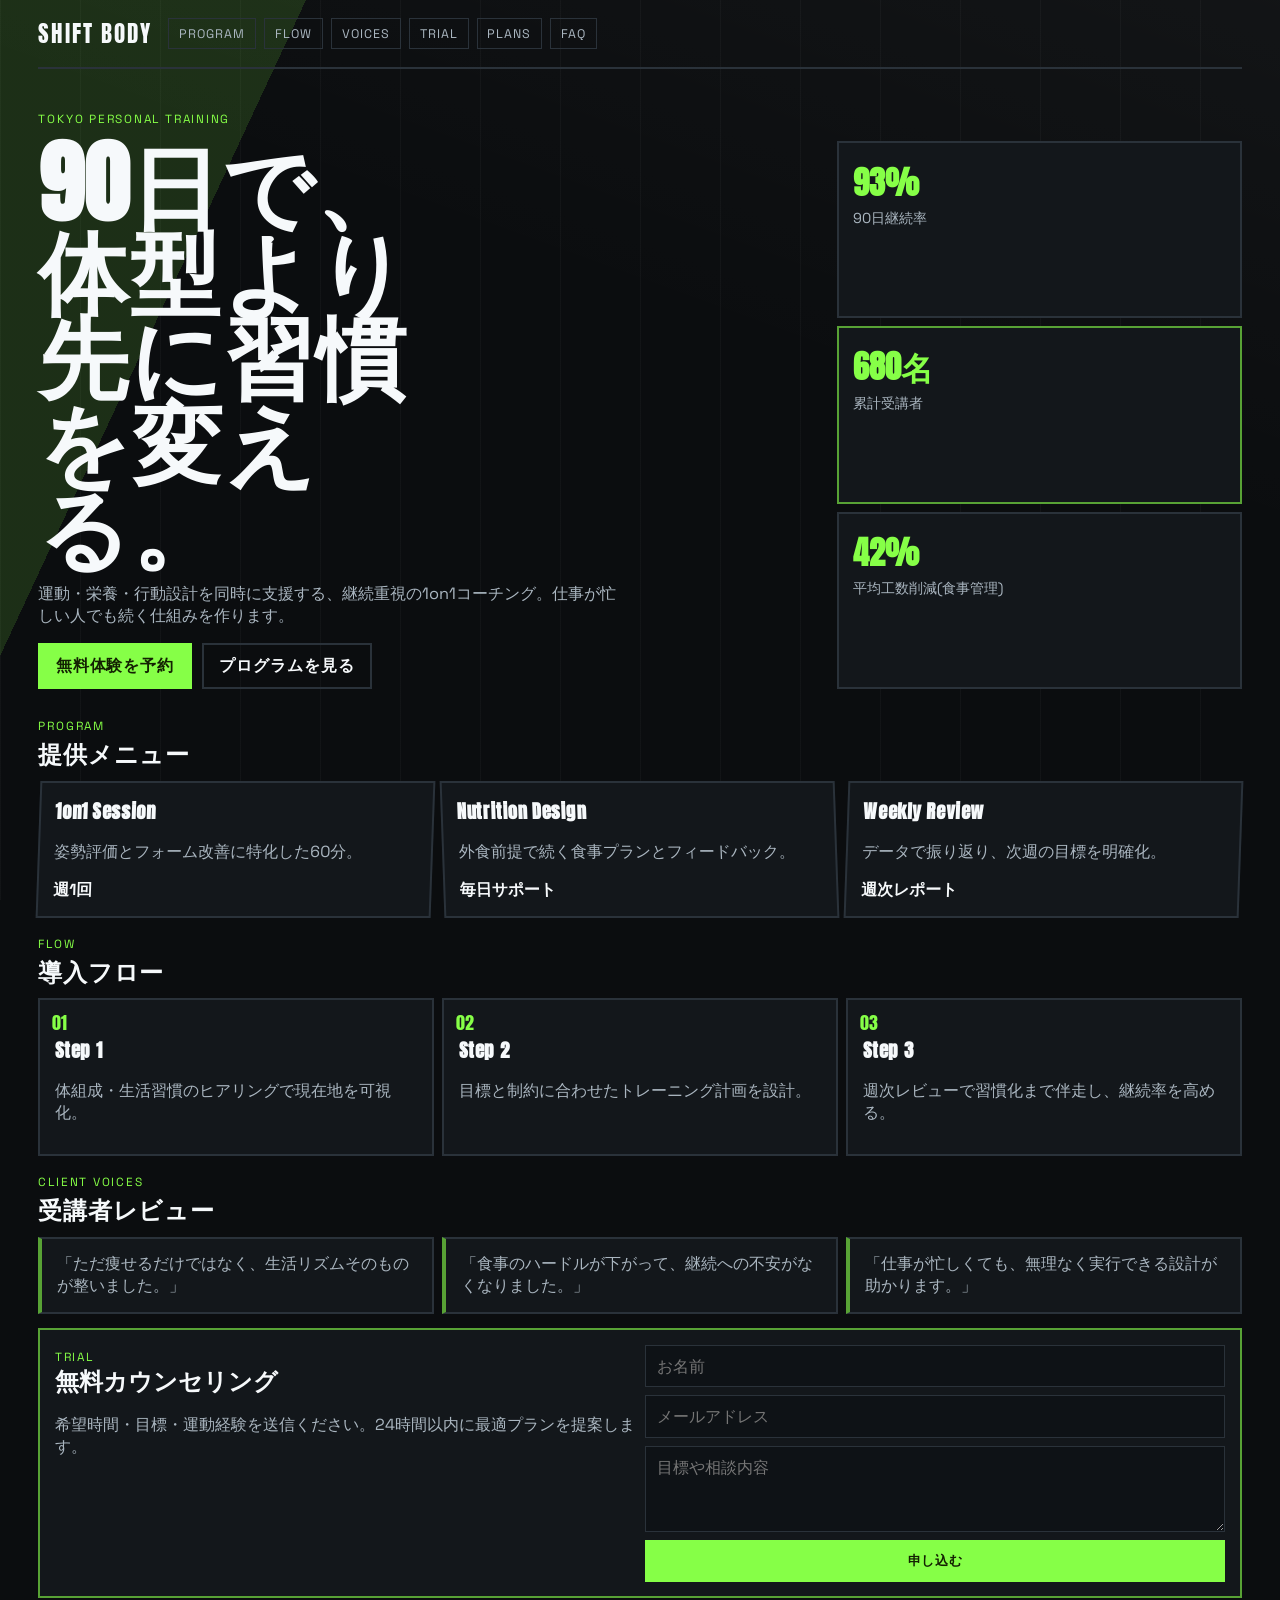
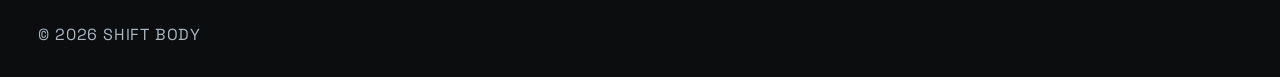
<file: index.html>
<!doctype html>
<html lang="ja">
  <head>
    <meta charset="UTF-8" />
    <meta name="viewport" content="width=device-width, initial-scale=1.0" />
    <title>SHIFT BODY | パーソナルコーチング</title>
    <link rel="preconnect" href="https://fonts.googleapis.com" />
    <link rel="preconnect" href="https://fonts.gstatic.com" crossorigin />
    <link href="https://fonts.googleapis.com/css2?family=Anton&family=Space+Grotesk:wght@400;500;700&display=swap" rel="stylesheet" />
    <link rel="stylesheet" href="styles.css" />
  </head>
  <body>
    <div class="bg-layer"></div>
    <header class="site-header container">
      <a class="brand" href="#top">SHIFT BODY</a>
      <button class="menu-toggle" aria-expanded="false" aria-label="メニュー">☰</button>
      <nav class="nav-links">
        <a href="#program">Program</a>
        <a href="#flow">Flow</a>
        <a href="#voices">Voices</a>
        <a href="#trial">Trial</a>
              <a href="plans.html">Plans</a>
        <a href="faq.html">FAQ</a>
      </nav>
    </header>

    <main id="top" class="container">
      <section class="hero reveal">
        <span class="badge">TOKYO PERSONAL TRAINING</span>
        <div class="hero-grid">
          <div>
            <h1>90日で、体型より先に習慣を変える。</h1>
            <p class="lead">
              運動・栄養・行動設計を同時に支援する、継続重視の1on1コーチング。仕事が忙しい人でも続く仕組みを作ります。
            </p>
            <div class="hero-actions">
              <a class="btn primary" href="#trial">無料体験を予約</a>
              <a class="btn ghost" href="#program">プログラムを見る</a>
            </div>
          </div>
          <aside class="hero-stats">
            <article><strong data-count="93" data-suffix="%">0%</strong><span>90日継続率</span></article>
            <article><strong data-count="680" data-suffix="名">0名</strong><span>累計受講者</span></article>
            <article><strong data-count="42" data-suffix="%">0%</strong><span>平均工数削減(食事管理)</span></article>
          </aside>
        </div>
      </section>

      <section class="section reveal" id="program">
        <div class="section-head">
          <span class="eyebrow">PROGRAM</span>
          <h2>提供メニュー</h2>
        </div>
        <div class="card-grid three">
          <article class="card"><h3>1on1 Session</h3><p>姿勢評価とフォーム改善に特化した60分。</p><strong>週1回</strong></article>
          <article class="card"><h3>Nutrition Design</h3><p>外食前提で続く食事プランとフィードバック。</p><strong>毎日サポート</strong></article>
          <article class="card"><h3>Weekly Review</h3><p>データで振り返り、次週の目標を明確化。</p><strong>週次レポート</strong></article>
        </div>
      </section>

      <section class="section reveal" id="flow">
        <div class="section-head">
          <span class="eyebrow">FLOW</span>
          <h2>導入フロー</h2>
        </div>
        <div class="process-list">
          <article><h3>Step 1</h3><p>体組成・生活習慣のヒアリングで現在地を可視化。</p></article>
          <article><h3>Step 2</h3><p>目標と制約に合わせたトレーニング計画を設計。</p></article>
          <article><h3>Step 3</h3><p>週次レビューで習慣化まで伴走し、継続率を高める。</p></article>
        </div>
      </section>

      <section class="section reveal" id="voices">
        <div class="section-head">
          <span class="eyebrow">CLIENT VOICES</span>
          <h2>受講者レビュー</h2>
        </div>
        <div class="review-grid">
          <blockquote>「ただ痩せるだけではなく、生活リズムそのものが整いました。」</blockquote>
          <blockquote>「食事のハードルが下がって、継続への不安がなくなりました。」</blockquote>
          <blockquote>「仕事が忙しくても、無理なく実行できる設計が助かります。」</blockquote>
        </div>
      </section>

      <section class="section reveal" id="trial">
        <div class="contact-panel">
          <div>
            <span class="eyebrow">TRIAL</span>
            <h2>無料カウンセリング</h2>
            <p>希望時間・目標・運動経験を送信ください。24時間以内に最適プランを提案します。</p>
          </div>
          <form class="contact-form">
            <input type="text" placeholder="お名前" required />
            <input type="email" placeholder="メールアドレス" required />
            <textarea placeholder="目標や相談内容"></textarea>
            <button type="submit" class="btn primary">申し込む</button>
          </form>
        </div>
      </section>
    </main>

    <footer class="container">© <span id="year"></span> SHIFT BODY</footer>
    <div class="toast" id="toast">お問い合わせありがとうございます。担当より返信します。</div>
    <script src="app.js"></script>
  </body>
</html>
</file>
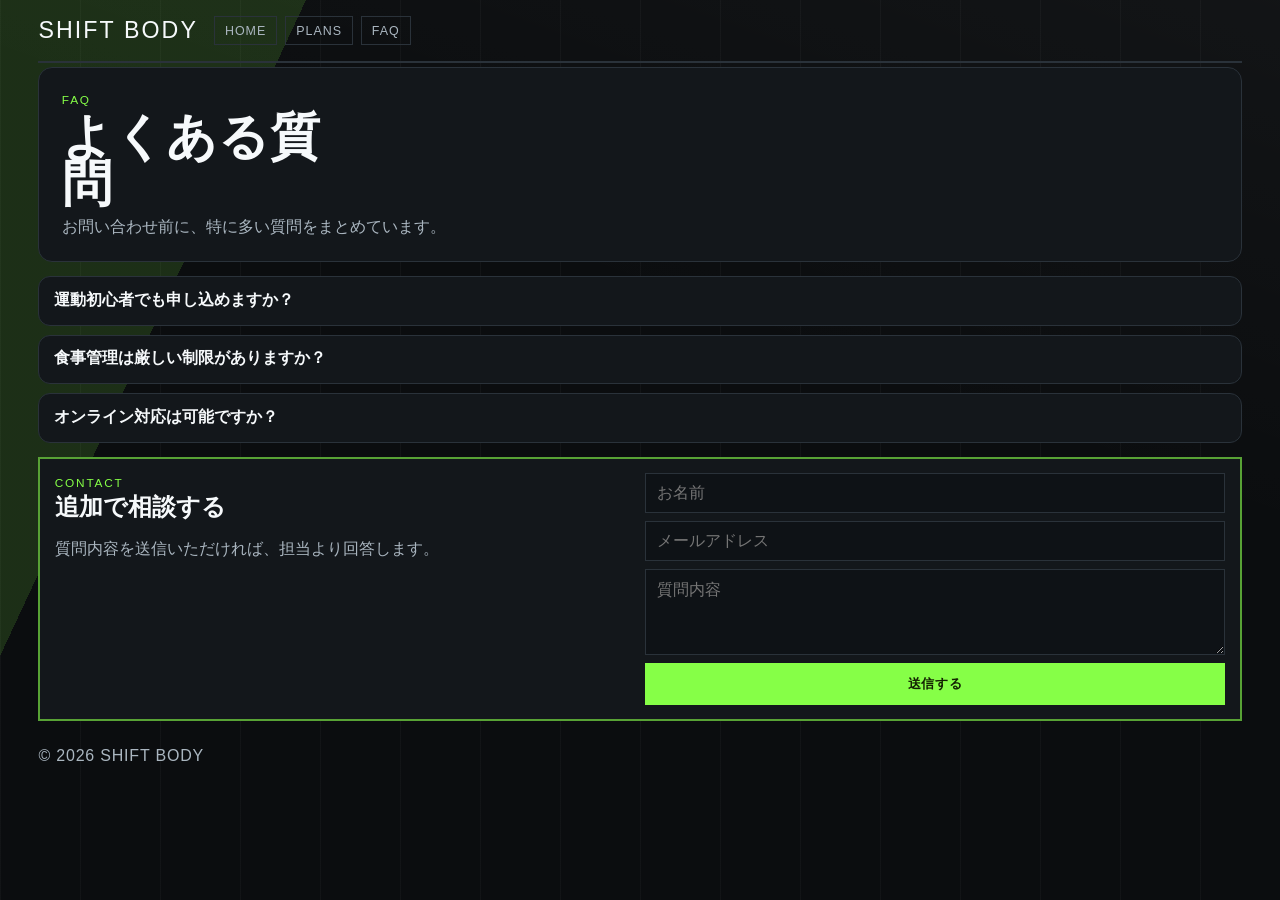
<file: faq.html>
<!doctype html>
<html lang="ja">
  <head>
    <meta charset="UTF-8" />
    <meta name="viewport" content="width=device-width, initial-scale=1.0" />
    <title>SHIFT BODY | FAQ</title>
    <link rel="preconnect" href="https://fonts.googleapis.com" />
    <link rel="preconnect" href="https://fonts.gstatic.com" crossorigin />
    <link rel="stylesheet" href="styles.css" />
  </head>
  <body class="extra-page">
    <div class="bg-layer"></div>
    <header class="site-header container">
      <a class="brand" href="index.html">SHIFT BODY</a>
      <button class="menu-toggle" aria-expanded="false" aria-label="メニュー">☰</button>
      <nav class="nav-links">
        <a href="index.html">Home</a>
        <a href="plans.html">Plans</a>
        <a href="faq.html">FAQ</a>
      </nav>
    </header>

    <main class="container">
      <section class="subhero reveal">
        <span class="eyebrow">FAQ</span>
        <h1>よくある質問</h1>
        <p>お問い合わせ前に、特に多い質問をまとめています。</p>
      </section>

      <section class="section reveal">
        <div class="faq-list">
          <article class="faq-item">
            <button class="faq-question" type="button" aria-expanded="false">運動初心者でも申し込めますか？</button>
            <div class="faq-answer">もちろん可能です。可動域や生活習慣から無理なく開始します。</div>
          </article>
          <article class="faq-item">
            <button class="faq-question" type="button" aria-expanded="false">食事管理は厳しい制限がありますか？</button>
            <div class="faq-answer">外食を前提に、継続可能なルールへ調整します。</div>
          </article>
          <article class="faq-item">
            <button class="faq-question" type="button" aria-expanded="false">オンライン対応は可能ですか？</button>
            <div class="faq-answer">対面とオンラインのハイブリッドで運用できます。</div>
          </article>
        </div>
      </section>

      <section class="section reveal">
        <div class="contact-panel">
          <div>
            <span class="eyebrow">CONTACT</span>
            <h2>追加で相談する</h2>
            <p>質問内容を送信いただければ、担当より回答します。</p>
          </div>
          <form class="contact-form">
            <input type="text" placeholder="お名前" required />
            <input type="email" placeholder="メールアドレス" required />
            <textarea placeholder="質問内容"></textarea>
            <button type="submit" class="btn primary">送信する</button>
          </form>
        </div>
      </section>
    </main>

    <footer class="container">© <span id="year"></span> SHIFT BODY</footer>
    <div class="toast" id="toast">お問い合わせありがとうございます。順次返信します。</div>
    <script src="app.js"></script>
  </body>
</html>
</file>
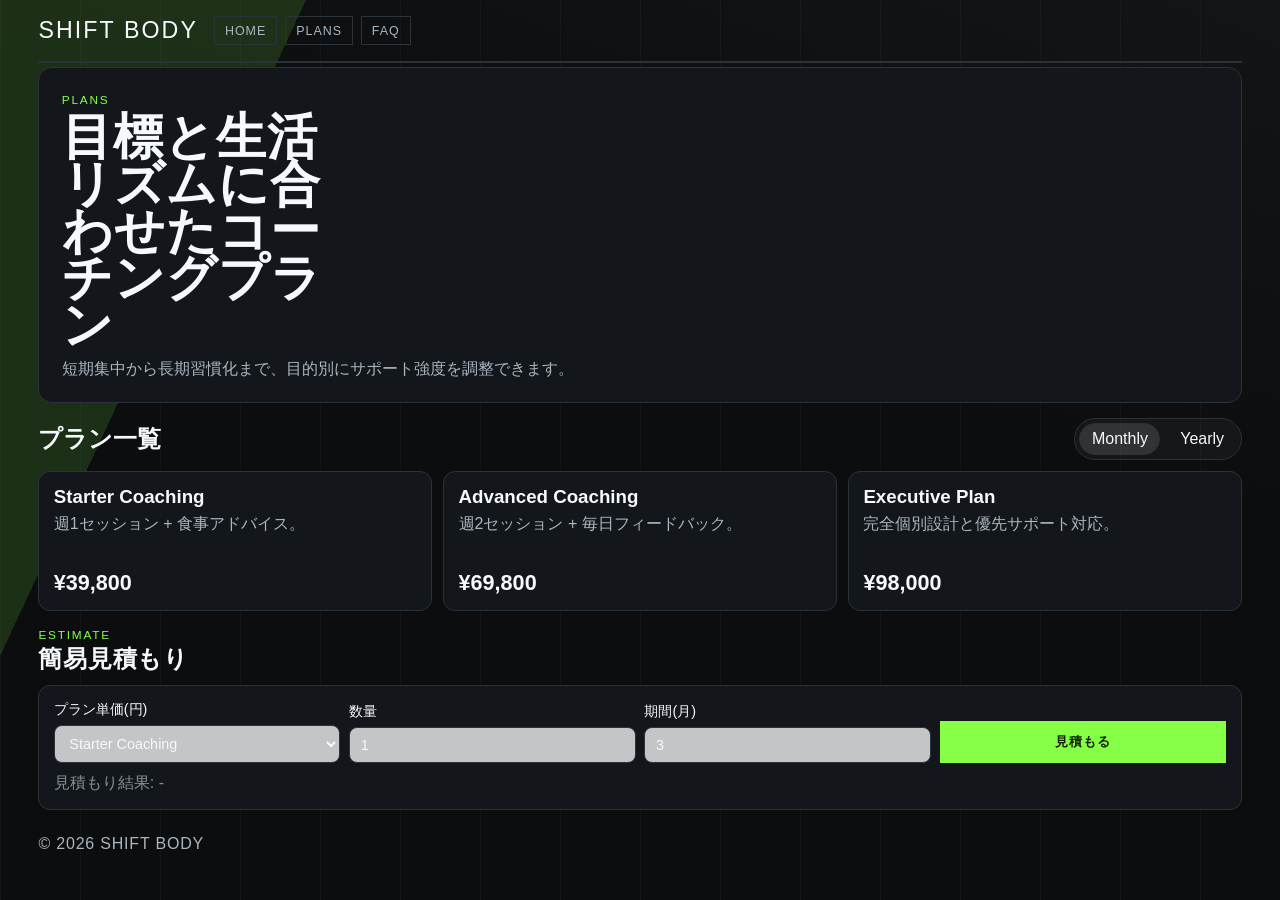
<file: plans.html>
<!doctype html>
<html lang="ja">
  <head>
    <meta charset="UTF-8" />
    <meta name="viewport" content="width=device-width, initial-scale=1.0" />
    <title>SHIFT BODY | Plans</title>
    <link rel="preconnect" href="https://fonts.googleapis.com" />
    <link rel="preconnect" href="https://fonts.gstatic.com" crossorigin />
    <link rel="stylesheet" href="styles.css" />
  </head>
  <body class="extra-page">
    <div class="bg-layer"></div>
    <header class="site-header container">
      <a class="brand" href="index.html">SHIFT BODY</a>
      <button class="menu-toggle" aria-expanded="false" aria-label="メニュー">☰</button>
      <nav class="nav-links">
        <a href="index.html">Home</a>
        <a href="plans.html">Plans</a>
        <a href="faq.html">FAQ</a>
      </nav>
    </header>

    <main class="container">
      <section class="subhero reveal">
        <span class="eyebrow">PLANS</span>
        <h1>目標と生活リズムに合わせたコーチングプラン</h1>
        <p>短期集中から長期習慣化まで、目的別にサポート強度を調整できます。</p>
      </section>

      <section class="section reveal" data-pricing>
        <div class="pricing-head">
          <h2>プラン一覧</h2>
          <div class="pricing-mode">
            <button class="mode-btn active" type="button" data-mode="monthly">Monthly</button>
            <button class="mode-btn" type="button" data-mode="yearly">Yearly</button>
          </div>
        </div>

        <div class="pricing-cards">
          <article class="price-card">
            <h3>Starter Coaching</h3>
            <p>週1セッション + 食事アドバイス。</p>
            <strong>¥<span data-price data-monthly="39800" data-yearly="430000">39800</span></strong>
          </article>
          <article class="price-card">
            <h3>Advanced Coaching</h3>
            <p>週2セッション + 毎日フィードバック。</p>
            <strong>¥<span data-price data-monthly="69800" data-yearly="760000">69800</span></strong>
          </article>
          <article class="price-card">
            <h3>Executive Plan</h3>
            <p>完全個別設計と優先サポート対応。</p>
            <strong>¥<span data-price data-monthly="98000" data-yearly="1080000">98000</span></strong>
          </article>
        </div>
      </section>

      <section class="section reveal">
        <div class="section-head">
          <span class="eyebrow">ESTIMATE</span>
          <h2>簡易見積もり</h2>
        </div>
        <div class="calc-box">
          <form class="calc-form">
            <label>
              プラン単価(円)
              <select name="unit_price">
                <option value="39800">Starter Coaching</option>
                <option value="69800">Advanced Coaching</option>
                <option value="98000">Executive Plan</option>
              </select>
            </label>
            <label>
              数量
              <input type="number" name="quantity" min="1" value="1" />
            </label>
            <label>
              期間(月)
              <input type="number" name="months" min="1" value="3" />
            </label>
            <button type="submit" class="btn primary">見積もる</button>
          </form>
          <p class="calc-result" aria-live="polite">見積もり結果: -</p>
        </div>
      </section>
    </main>

    <footer class="container">© <span id="year"></span> SHIFT BODY</footer>
    <div class="toast" id="toast">更新内容を反映しました。</div>
    <script src="app.js"></script>
  </body>
</html>
</file>
<file: styles.css>
:root {
  --bg: #0b0d0f;
  --panel: #13171b;
  --text: #f6f9fb;
  --muted: #aab6c0;
  --line: #2a323a;
  --accent: #86ff47;
  --accent-ink: #132102;
}

* { box-sizing: border-box; }

body {
  margin: 0;
  background: #0b0d0f;
  color: var(--text);
  font-family: "Space Grotesk", sans-serif;
}

.bg-layer {
  position: fixed;
  inset: 0;
  z-index: -1;
  background:
    linear-gradient(115deg, rgba(134, 255, 71, 0.14) 0 18%, transparent 18% 100%),
    linear-gradient(-160deg, rgba(255, 255, 255, 0.03), transparent 40%),
    repeating-linear-gradient(90deg, rgba(255, 255, 255, 0.03) 0 1px, transparent 1px 80px),
    #0b0d0f;
}

.container {
  width: min(1220px, 94vw);
  margin: 0 auto;
}

.site-header {
  padding: 1rem 0;
  display: grid;
  grid-template-columns: auto auto 1fr;
  gap: 1rem;
  align-items: center;
  border-bottom: 2px solid var(--line);
}

.brand {
  color: var(--text);
  text-decoration: none;
  font-family: "Anton", sans-serif;
  letter-spacing: 0.09em;
  font-size: 1.45rem;
}

.menu-toggle {
  display: none;
}

.nav-links {
  justify-self: end;
  display: flex;
  gap: 0.5rem;
}

.nav-links a {
  text-decoration: none;
  color: var(--muted);
  border: 1px solid var(--line);
  padding: 0.42rem 0.62rem;
  text-transform: uppercase;
  font-size: 0.78rem;
  letter-spacing: 0.08em;
}

.hero {
  padding: 2.4rem 0 0.7rem;
}

.badge,
.eyebrow {
  display: inline-block;
  color: var(--accent);
  letter-spacing: 0.15em;
  font-size: 0.74rem;
  text-transform: uppercase;
}

.hero-grid {
  margin-top: 0.8rem;
  display: grid;
  grid-template-columns: 1.65fr 0.85fr;
  gap: 0.8rem;
}

h1,
h2,
h3 {
  margin: 0;
}

h1 {
  font-family: "Anton", sans-serif;
  font-size: clamp(2.2rem, 8vw, 5.6rem);
  line-height: 0.95;
  letter-spacing: 0.02em;
  max-width: 10ch;
}

.section-head h2,
.card h3,
.process-list h3 {
  font-family: "Anton", sans-serif;
  letter-spacing: 0.03em;
}

.lead {
  margin: 1rem 0;
  max-width: 58ch;
  color: var(--muted);
  font-size: 1.02rem;
}

.hero-actions {
  display: flex;
  gap: 0.65rem;
  flex-wrap: wrap;
}

.btn {
  text-decoration: none;
  font-weight: 700;
  text-transform: uppercase;
  letter-spacing: 0.06em;
  border: 2px solid var(--line);
  padding: 0.62rem 0.95rem;
}

.btn.primary {
  background: var(--accent);
  color: var(--accent-ink);
  border-color: var(--accent);
}

.btn.ghost {
  color: var(--text);
}

.hero-stats {
  display: grid;
  gap: 0.5rem;
}

.hero-stats article,
.card,
.process-list article,
.review-grid blockquote,
.contact-panel {
  border: 2px solid var(--line);
  background: var(--panel);
  padding: 0.9rem;
}

.hero-stats article:nth-child(2) {
  border-color: rgba(134, 255, 71, 0.6);
}

.hero-stats strong {
  display: block;
  font-family: "Anton", sans-serif;
  font-size: 2rem;
  color: var(--accent);
}

.hero-stats span {
  color: var(--muted);
  font-size: 0.9rem;
}

.section {
  margin-top: 0.9rem;
}

.section-head {
  margin-bottom: 0.6rem;
}

.card-grid,
.process-list,
.review-grid {
  display: grid;
  gap: 0.55rem;
}

.card-grid.three,
.process-list,
.review-grid {
  grid-template-columns: repeat(3, minmax(0, 1fr));
}

.card {
  transform: skewX(-2deg);
}

.card:nth-child(2) {
  transform: skewX(2deg);
}

.card p,
.process-list p,
.review-grid blockquote,
.contact-panel p {
  color: var(--muted);
}

.process-list {
  counter-reset: step;
}

.process-list article {
  position: relative;
  padding-top: 2.2rem;
}

.process-list article::before {
  counter-increment: step;
  content: "0" counter(step);
  position: absolute;
  top: 0.55rem;
  left: 0.7rem;
  font-family: "Anton", sans-serif;
  color: var(--accent);
  font-size: 1.1rem;
}

.review-grid blockquote {
  margin: 0;
  border-left: 4px solid rgba(134, 255, 71, 0.6);
}

.contact-panel {
  display: grid;
  grid-template-columns: 1fr 1fr;
  gap: 0.65rem;
  border-color: rgba(134, 255, 71, 0.6);
}

.contact-form {
  display: grid;
  gap: 0.5rem;
}

.contact-form input,
.contact-form textarea {
  width: 100%;
  background: #0e1216;
  color: var(--text);
  border: 1px solid var(--line);
  padding: 0.62rem 0.7rem;
  font: inherit;
}

.contact-form textarea {
  min-height: 86px;
  resize: vertical;
}

footer {
  padding: 1.6rem 0 2rem;
  color: var(--muted);
  text-transform: uppercase;
  letter-spacing: 0.05em;
}

.toast {
  position: fixed;
  right: 14px;
  bottom: 14px;
  background: var(--accent);
  color: #132102;
  font-weight: 700;
  border: 2px solid #3d5e1d;
  padding: 0.65rem 0.85rem;
  opacity: 0;
  transform: translateY(10px);
  pointer-events: none;
  transition: 220ms ease;
}

.toast.show {
  opacity: 1;
  transform: translateY(0);
}

.reveal {
  opacity: 0;
  transform: translateY(18px);
  transition: 420ms ease;
}

.reveal.in {
  opacity: 1;
  transform: translateY(0);
}

@media (max-width: 860px) {
  .menu-toggle {
    display: inline-block;
    background: transparent;
    color: var(--text);
    border: 1px solid var(--line);
    padding: 0.35rem 0.58rem;
  }

  .nav-links {
    display: none;
    position: absolute;
    right: 3vw;
    top: 58px;
    flex-direction: column;
    background: #101418;
    padding: 0.6rem;
    border: 1px solid var(--line);
  }

  .nav-links.open {
    display: flex;
  }

  .hero-grid,
  .card-grid.three,
  .process-list,
  .review-grid,
  .contact-panel {
    grid-template-columns: 1fr;
  }

  .card,
  .card:nth-child(2) {
    transform: none;
  }
}

/* EXTRA PAGES */
.extra-page .site-header {
  margin-bottom: 0.2rem;
}

.subhero {
  padding: 1.4rem;
  border: 1px solid var(--line);
  border-radius: 14px;
  background: var(--panel, var(--paper, rgba(255, 255, 255, 0.08)));
}

.subhero h1 {
  margin: 0.35rem 0 0.6rem;
  font-size: clamp(1.8rem, 5vw, 3.1rem);
}

.subhero p {
  margin: 0;
  color: var(--muted);
  max-width: 64ch;
}

.pricing-head {
  display: flex;
  justify-content: space-between;
  align-items: center;
  gap: 0.8rem;
  margin-bottom: 0.65rem;
}

.pricing-mode {
  display: inline-flex;
  gap: 0.45rem;
  padding: 0.25rem;
  border: 1px solid var(--line);
  border-radius: 999px;
  background: rgba(255, 255, 255, 0.04);
}

.mode-btn {
  border: 1px solid transparent;
  border-radius: 999px;
  padding: 0.4rem 0.72rem;
  background: transparent;
  color: inherit;
  font: inherit;
  cursor: pointer;
}

.mode-btn.active {
  border-color: var(--line);
  background: rgba(255, 255, 255, 0.12);
}

.pricing-cards {
  display: grid;
  grid-template-columns: repeat(3, minmax(0, 1fr));
  gap: 0.7rem;
}

.price-card {
  border: 1px solid var(--line);
  border-radius: 12px;
  padding: 0.9rem;
  background: var(--panel, var(--paper, rgba(255, 255, 255, 0.08)));
}

.price-card h3 {
  margin: 0 0 0.4rem;
}

.price-card p {
  margin: 0;
  color: var(--muted);
  min-height: 2.8em;
}

.price-card strong {
  display: inline-block;
  margin-top: 0.65rem;
  font-size: 1.35rem;
}

.calc-box {
  border: 1px solid var(--line);
  border-radius: 12px;
  padding: 0.9rem;
  background: var(--panel, var(--paper, rgba(255, 255, 255, 0.08)));
}

.calc-form {
  display: grid;
  grid-template-columns: repeat(4, minmax(0, 1fr));
  gap: 0.55rem;
  align-items: end;
}

.calc-form label {
  display: grid;
  gap: 0.32rem;
  font-size: 0.9rem;
}

.calc-form select,
.calc-form input {
  width: 100%;
  border: 1px solid var(--line);
  border-radius: 8px;
  padding: 0.58rem 0.66rem;
  background: rgba(255, 255, 255, 0.75);
  color: inherit;
  font: inherit;
}

.calc-result {
  margin: 0.65rem 0 0;
  color: var(--muted);
  opacity: 0.75;
}

.calc-result.show {
  opacity: 1;
}

.faq-list {
  display: grid;
  gap: 0.55rem;
}

.faq-item {
  border: 1px solid var(--line);
  border-radius: 12px;
  overflow: hidden;
  background: var(--panel, var(--paper, rgba(255, 255, 255, 0.08)));
}

.faq-question {
  width: 100%;
  text-align: left;
  background: transparent;
  border: 0;
  border-bottom: 1px solid transparent;
  color: inherit;
  font: inherit;
  font-weight: 700;
  padding: 0.8rem 0.9rem;
  cursor: pointer;
}

.faq-item.open .faq-question {
  border-bottom-color: var(--line);
}

.faq-answer {
  display: none;
  padding: 0.72rem 0.9rem;
  color: var(--muted);
}

.faq-item.open .faq-answer {
  display: block;
}

@media (max-width: 860px) {
  .pricing-head {
    flex-direction: column;
    align-items: flex-start;
  }

  .pricing-cards {
    grid-template-columns: 1fr;
  }

  .calc-form {
    grid-template-columns: 1fr;
  }
}
</file>
